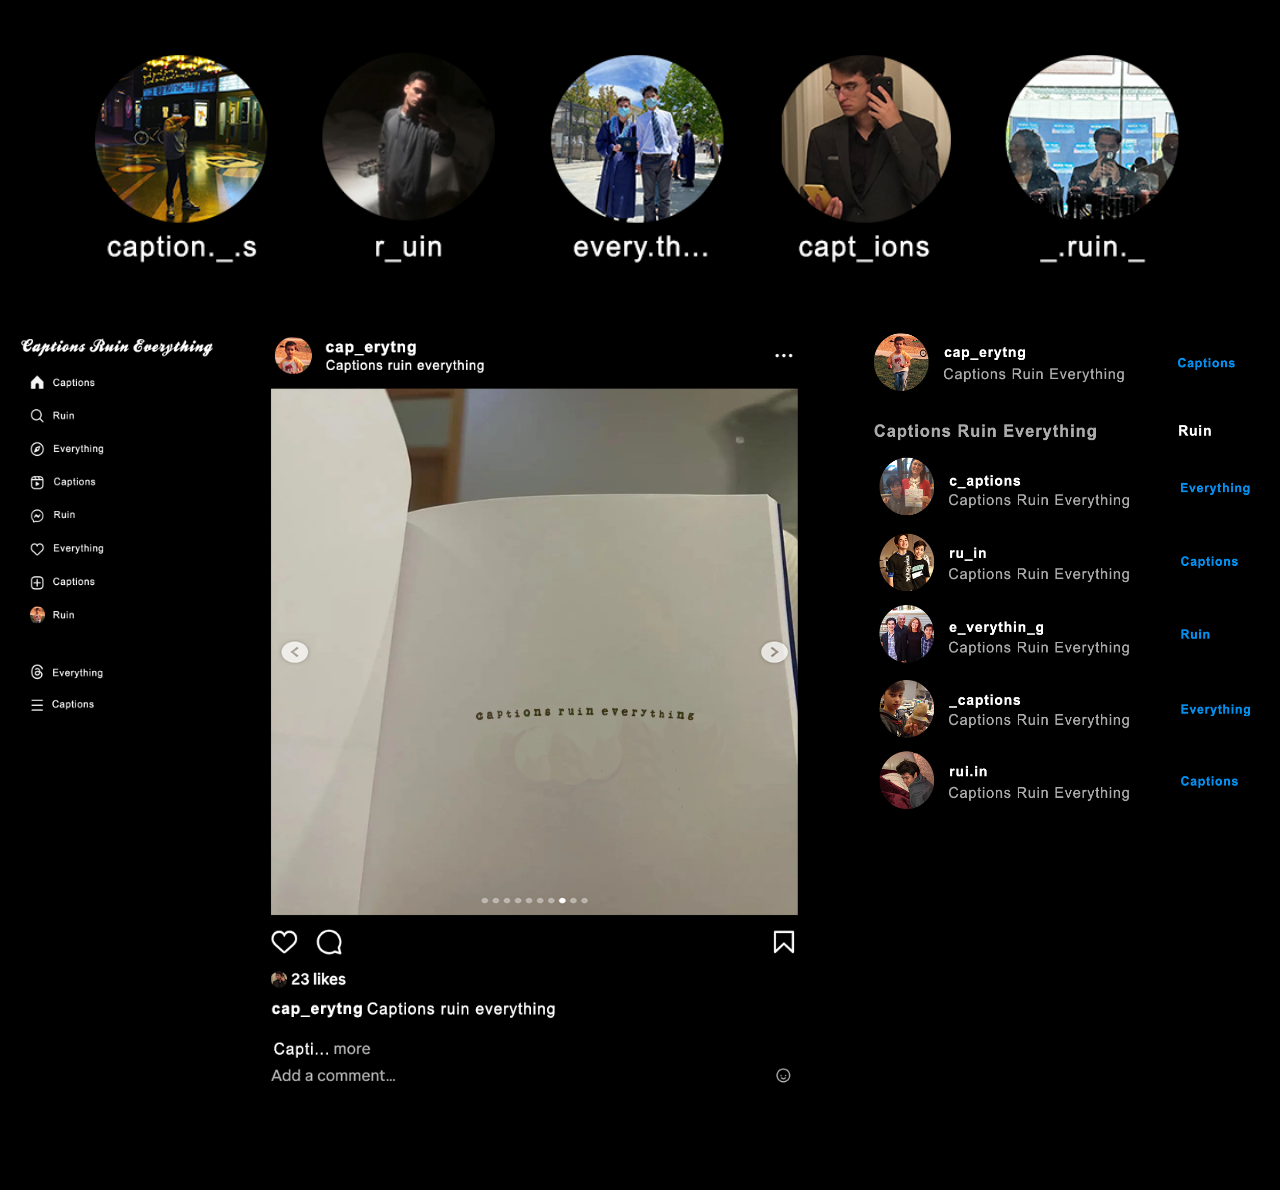
<file: index.html>
<!DOCTYPE html>
<html lang="en">
<head>
  <meta charset="UTF-8">
  <meta http-equiv="X-UA-Compatible" content="IE=edge">
  <meta name="viewport" content="width=device-width, initial-scale=1.0">
  <title>Start page</title>
  <style>
    body{
      background-color: black;
    }
  </style>
</head>
<body>
    <style>
      .item1 { grid-area: header; }
      .item2 { grid-area: menu; }
      .item3 { grid-area: main; }
      .item4 { grid-area: right; }
      .item5 { grid-area: footer; }
      
      .grid-container {
        display: grid;
        grid-template-areas:
          'header header header header header header'
          'menu main main main right right'
          'menu footer footer footer footer footer';
        gap: 10px;
        /* background-color: #2196F3; */
        padding: 10px;
      }
      
      .grid-container > div {
        /* background-color: rgba(255, 255, 255, 0.8); */
        text-align: center;
        padding: 20px 0;
        font-size: 30px;
      }
      </style>
      </head>
      <body>
      
      <div class="grid-container">
        <div class="item1"><a href="page1.html"><img src="headerbox.png" alt="header" style="width:90%"></a></div>
        <div class="item2"><img src="boxleft.png" alt="left" style="width:100%"></div>
        <div class="item3"><a href="page1.html"><img src="middle.png" alt="middle" style="width:100%"></a></div>  
        <div class="item4"><img src="rightbox.png" alt="right" style="width:100%"></div>
        <div class="item5"></div>
      </div>
</body>
</html>
</file>
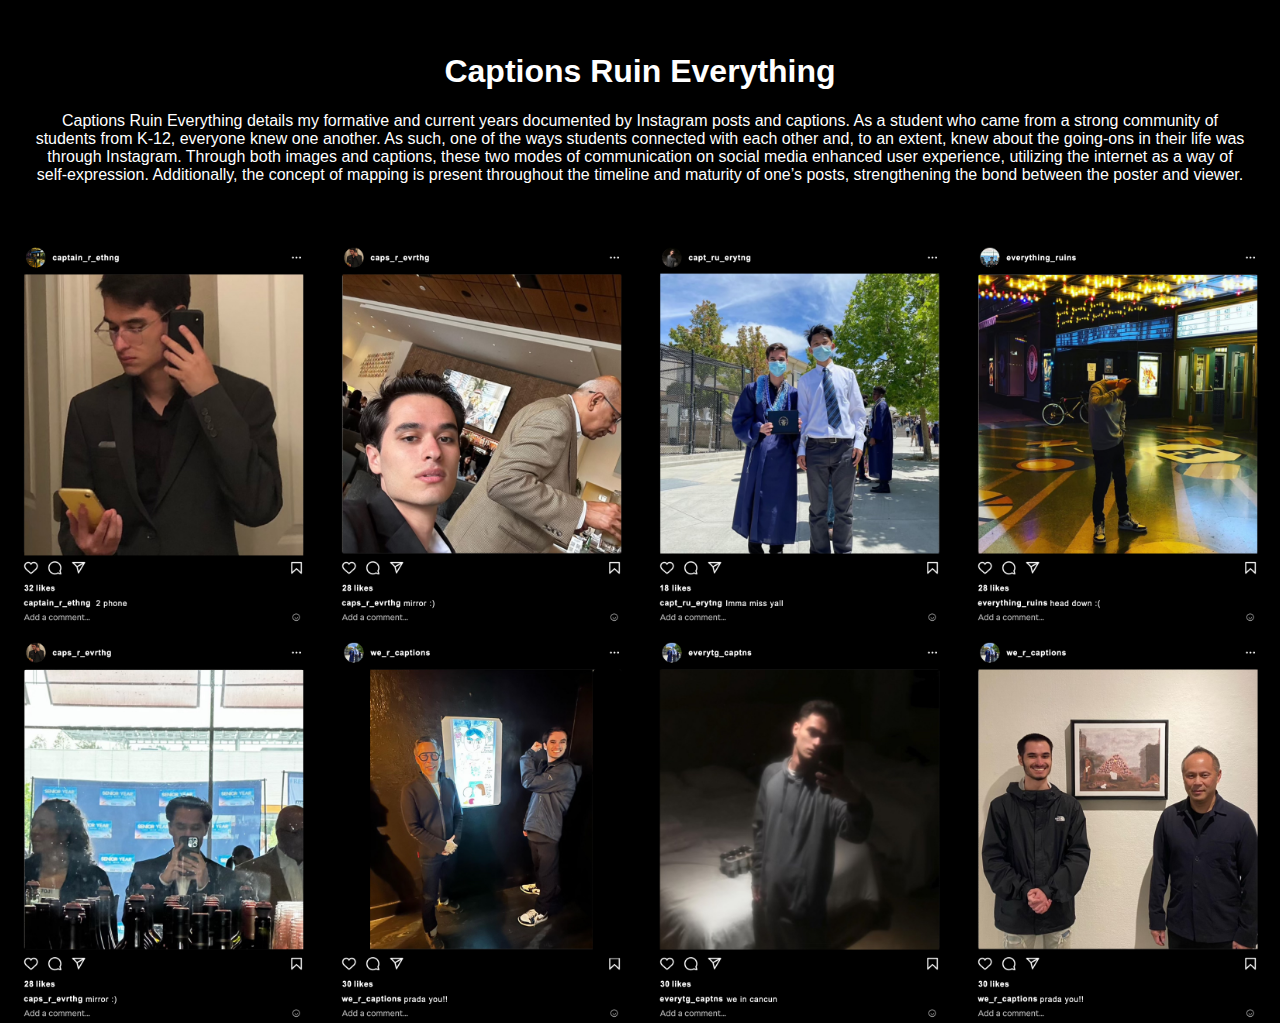
<file: page1.html>
<!DOCTYPE html>
<html lang="en">
<head>
  <meta charset="UTF-8">
  <meta http-equiv="X-UA-Compatible" content="IE=edge">
  <meta name="viewport" content="width=device-width, initial-scale=1.0">
  <link rel="stylesheet" href="textcolor.css">
  <title>First page</title>
</head>
<body>
  <style>
  body{
    background-color: black;
  }
  </style>
    <html>
<style>
* {
  box-sizing: border-box;
}

body {
  margin: 0;
  font-family: Arial;
}

.header {
  text-align: center;
  padding: 32px;
}

.row {
  display: flex;
  flex-wrap: wrap;
  padding: 0 4px;
}

/* Create four equal columns that sits next to each other */
.column {
  flex: 25%;
  max-width: 25%;
  padding: 0 4px;
}

.column img {
  margin-top: 8px;
  vertical-align: middle;
}

/* Responsive layout - makes a two column-layout instead of four columns */
@media (max-width: 800px) {
  .column {
    flex: 50%;
    max-width: 50%;
  }
}

/* Responsive layout - makes the two columns stack on top of each other instead of next to each other */
@media (max-width: 600px) {
  .column {
    flex: 100%;
    max-width: 100%;
  }
}
</style>
<body>

<!-- Header -->
<div class="header">
  <h1>Captions Ruin Everything</h1>
  <p>Captions Ruin Everything details my formative and current years documented by Instagram posts and captions. As a student who came from a strong community of students from K-12, everyone knew one another. As such, one of the ways students connected with each other and, to an extent, knew about the going-ons in their life was through Instagram. Through both images and captions, these two modes of communication on social media enhanced user experience, utilizing the internet as a way of self-expression. Additionally, the concept of mapping is present throughout the timeline and maturity of one’s posts, strengthening the bond between the poster and viewer.</p>
</div>

<!-- Photo Grid -->
<div class="row"> 
  <div class="column">
    <a href="page2.html"><img src="click3.png" style="width:100%" onMouseOver="this.src='click5.png'" onmouseout="this.src='click3.png'" style="width:100%"></a>
    <a href="page2.html"><img src="click5.png" style="width:100%" onMouseOver="this.src='click4.png'" onmouseout="this.src='click5.png'" style="width:100%"></a>
  </div>
  
  <div class="column">
    <a href="page2.html"><img src="click6.png" style="width:100%" onMouseOver="this.src='click7.png'" onmouseout="this.src='click6.png'" style="width:100%"></a>
    <a href="page2.html"><img src="click8.png" style="width:100%" onMouseOver="this.src='click9.png'" onmouseout="this.src='click8.png'" style="width:100%"></a>
  </div> 
   
  <div class="column">
    <a href="page2.html"><img src="click1.png" style="width:100%" onMouseOver="this.src='click2.png'" onmouseout="this.src='click1.png'" style="width:100%"></a>
    <a href="page2.html"><img src="click7.png" style="width:100%" onMouseOver="this.src='click3.png'" onmouseout="this.src='click7.png'" style="width:100%"></a>
  </div>
  
  <div class="column">
    <a href="page2.html"><img src="click4.png" style="width:100%" onMouseOver="this.src='click6.png'" onmouseout="this.src='click4.png'" style="width:100%"></a>
    <a href="page2.html"><img src="click9.png" style="width:100%" onMouseOver="this.src='click8.png'" onmouseout="this.src='click9.png'" style="width:100%"></a>
  </div>
</div>
  
</body>
</html>
</file>
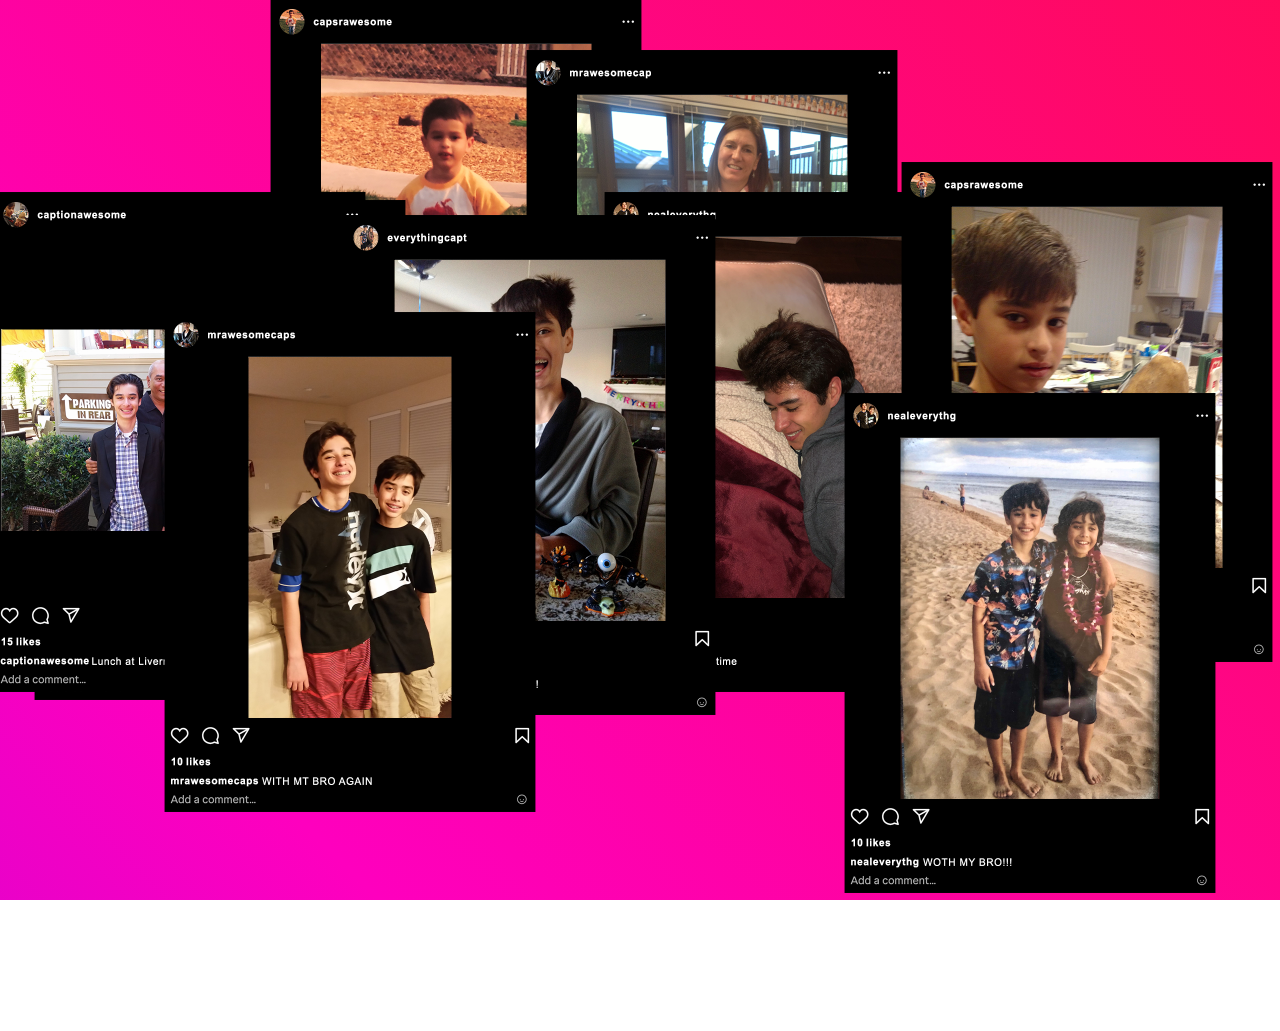
<file: page2.html>
<!DOCTYPE html>
<html lang="en">
<head>
  <meta charset="UTF-8">
  <meta http-equiv="X-UA-Compatible" content="IE=edge">
  <meta name="viewport" content="width=device-width, initial-scale=1.0">
  <link rel="stylesheet" href="startpage.css">
  <link rel="stylesheet" href="style.css">
 <title>Second page</title>
</head>
<body>
  <div class="container">
    <header>
    </header>
    <main>
        <!-- First images (formative years) -->
      <div class="image-div" id="image-1">
        <img src="early1.png" alt="field" style="width:400px">
      </div>
      <div class="image-div" id="image-2">
        <img src="early2.png" alt="teacher2" style="width:400px">
      </div>
      <div class="image-div" id="image-3">
        <img src="early3.png" alt="family" style="width:400px">
      </div>
      <div class="image-div" id="image-4">
        <img src="early4.png" alt="sleep" style="width:400px">
      </div>
      <div class="image-div" id="image-5">
        <img src="early5.png" alt="family2" style="width:400px">
      </div>
      <div class="image-div" id="image-6">
        <img src="early6.png" alt="potato" style="width:400px">
      </div>
      <div class="image-div" id="image-7">
        <img src="early7.png" alt="birthday" style="width:400px">
      </div>
      <div class="image-div" id="image-8">
        <img src="early8.png" alt="bro" style="width:400px">
      </div>
      <div class="image-div" id="image-9">
        <img src="early9.png" alt="bro2" style="width:400px">
      </div>

      <!-- Second images (current years) -->
      <div class="image-div hidden" id="image-10">
        <img src="click1.png" alt="grad" style="width:400px">
      </div>
      <div class="image-div hidden" id="image-11">
        <img src="click2.png" alt="grad2" style="width:400px">
      </div>
      <div class="image-div hidden" id="image-12">
        <img src="click3.png" alt="2phones" style="width:400px">
      </div>
      <div class="image-div hidden" id="image-13">
        <img src="click4.png" alt="lights" style="width:400px">
      </div>
      <div class="image-div hidden" id="image-14">
        <img src="click5.png" alt="mirror" style="width:400px">
      </div>
      <div class="image-div hidden" id="image-15">
        <img src="click6.png" alt="selfie" style="width:400px">
      </div>
      <div class="image-div hidden" id="image-16">
        <img src="click7.png" alt="mirror2" style="width:400px">
      </div>
      <div class="image-div hidden" id="image-17">
        <img src="click8.png" alt="prime" style="width:400px">
      </div>
      <div class="image-div hidden" id="image-18">
        <img src="click9.png" alt="teacher" style="width:400px">
      </div>
      <div class="image-div hidden" id="image-19">
        <img src="DM_insta.png" alt="family" style="width:100%" style="height:100%" style="margin:0px" style="padding:0px" style="overflow-x:hidden">
      </div>

<!-- DM Images -->
      <div class="image-div hidden" id="image-20">
        <img src="DM_1.png" alt="dm1" style="width:100%" style="height:100%" style="margin:0px" style="padding:0px" style="overflow-x:hidden">
      </div>
      <div class="image-div hidden" id="image-21">
        <img src="DM_2.png" alt="dm2" style="width:100%" style="height:100%" style="margin:0px" style="padding:0px" style="overflow-x:hidden">
      </div>
      <div class="image-div hidden" id="image-22">
        <img src="DM_3.png" alt="dm3" style="width:100%" style="height:100%" style="margin:0px" style="padding:0px" style="overflow-x:hidden">
      </div>
      <div class="image-div hidden" id="image-23">
        <img src="DM_4.png" alt="dm4" style="width:100%" style="height:100%" style="margin:0px" style="padding:0px" style="overflow-x:hidden">
      </div>
      <div class="image-div hidden" id="image-24">
        <img src="DM_5.png" alt="dm5" style="width:100%" style="height:100%" style="margin:0px" style="padding:0px" style="overflow-x:hidden">
      </div>
      <div class="image-div hidden" id="image-25">
        <img src="DM_6.png" alt="dm6" style="width:100%" style="height:100%" style="margin:0px" style="padding:0px" style="overflow-x:hidden">
      </div>
      <div class="image-div hidden" id="image-26">
        <a href="index.html"><img src="DM_7.png" alt="dm7" style="width:100%" style="height:100%" style="margin:0px" style="padding:0px" style="overflow-x:hidden"></a>
      </div>
    </main>
   </div>
   <script src="main.js"></script>
   
</body>
</html>
</file>
<file: textcolor.css>
h1{
    color: white;
}

p{
    color:white;
}
</file>
<file: startpage.css>
*{
    padding: 0;
    margin: 0;
    box-sizing: border-box;
}
.container{
    height: 100%;
    width: 100%;
    margin: 0px;
    padding: 0px;
    overflow-x: hidden;
    background: linear-gradient(45deg,#8b08fa,#fe00be,#ff0c46,#ffc101);
    background-size: 300% 300%;
    animation: color 12s ease-in-out infinite;

}
@keyframes color{
    0%{
        background-position: 0% 50%;
    }
    50%{
        background-position: 100% 50%;
    }
    100%{
        background-position: 0% 50%;
    }
}
/* gradient animation by YouTuber Tahmid Ahmid */
</file>
<file: style.css>
/*
CSS RESETS:
 Border box reset:
https://www.paulirish.com/2012/box-sizing-border-box-ftw/
 62.5% Fix: https: //www.aleksandrhovhannisyan.com/blog/62-5-percent-font-size-trick/
*/


html {
    box-sizing: border-box;
    font-size: 62.5%;
 }
 
 
 *,
 *:before,
 *:after {
    box-sizing: inherit;
    margin: 0;
    padding: 0;
 }
 
 
 html,
 body {
    height: 100%;
 }
 
 
 body {
     font-size: 1.6rem;
    /* font-size 1.6rem is now the same as 16px */
    line-height: 1.6;
 }

 header {
    padding: 50px;
    /* background-color: rgb(181, 138, 107); */
    text-align: center;
 }

 main {
    /* max-width: 800px;
    margin: 50px auto; */
 }

 .image-div{
   display: inline-block;

 }

 .hidden {
   visibility: hidden;
 }

 #image-1 {
   position: absolute;
   top: -1px;
   left: 20vw;

 }

 #image-2 {
   position: absolute;
   top: 50px;
   left: 40vw;

 }

 #image-3 {
   position: absolute;
   top: 200px;
   left: 20px;

 }

 #image-4 {
   position: absolute;
   bottom: 200px;
   right: 290px;

 }

 #image-5 {
   position: absolute;
   bottom: 200px;
   left: -20px;

 }

 #image-6 {
   position: absolute;
   bottom: 230px;
   right: -7px;

 }

 #image-7 {
   position: absolute;
   top: 215px;
   right: 550px;

 }

 #image-8 {
   position: absolute;
   bottom: -1px;
   right: 50px;

 }

 #image-9 {
   position: absolute;
   bottom: 80px;
   left: 150px;

 }

 #image-10 {
  position: absolute;
  top: -1px;
  left: 20vw;

}

#image-11 {
  position: absolute;
  top: 190px;
  left: 70vw;

}

#image-12 {
  position: absolute;
  top: 183px;
  left: 29vw;

}

#image-13 {
  position: absolute;
  top: 50px;
  left: -2vw;

}

#image-14 {
  position: absolute;
  bottom: 200px;
  right: 10vw;

}

#image-15 {
  position: absolute;
  bottom: 80px;
  left: 50vw;

}

#image-16 {
  position: absolute;
  bottom: -5px;
  left: 10vw;

}

#image-17 {
  position: absolute;
  bottom: 190px;
  right: 30vw;

}

#image-18 {
  position: absolute;
  bottom: 20px;
  right: 71vw;

}

#image-19 {
  position: absolute;
  top: 0px;

}

#image-20 {
  position: absolute;
  top: 0px;

}

#image-21 {
  position: absolute;
  top: 0px;

}

#image-22 {
  position: absolute;
  top: 0px;

}

#image-23 {
  position: absolute;
  top: 0px;

}

#image-24 {
  position: absolute;
  top: 0px;

}

#image-25 {
  position: absolute;
  top: 0px;

}

#image-26 {
  position: absolute;
  top: 0px;

}
</file>
